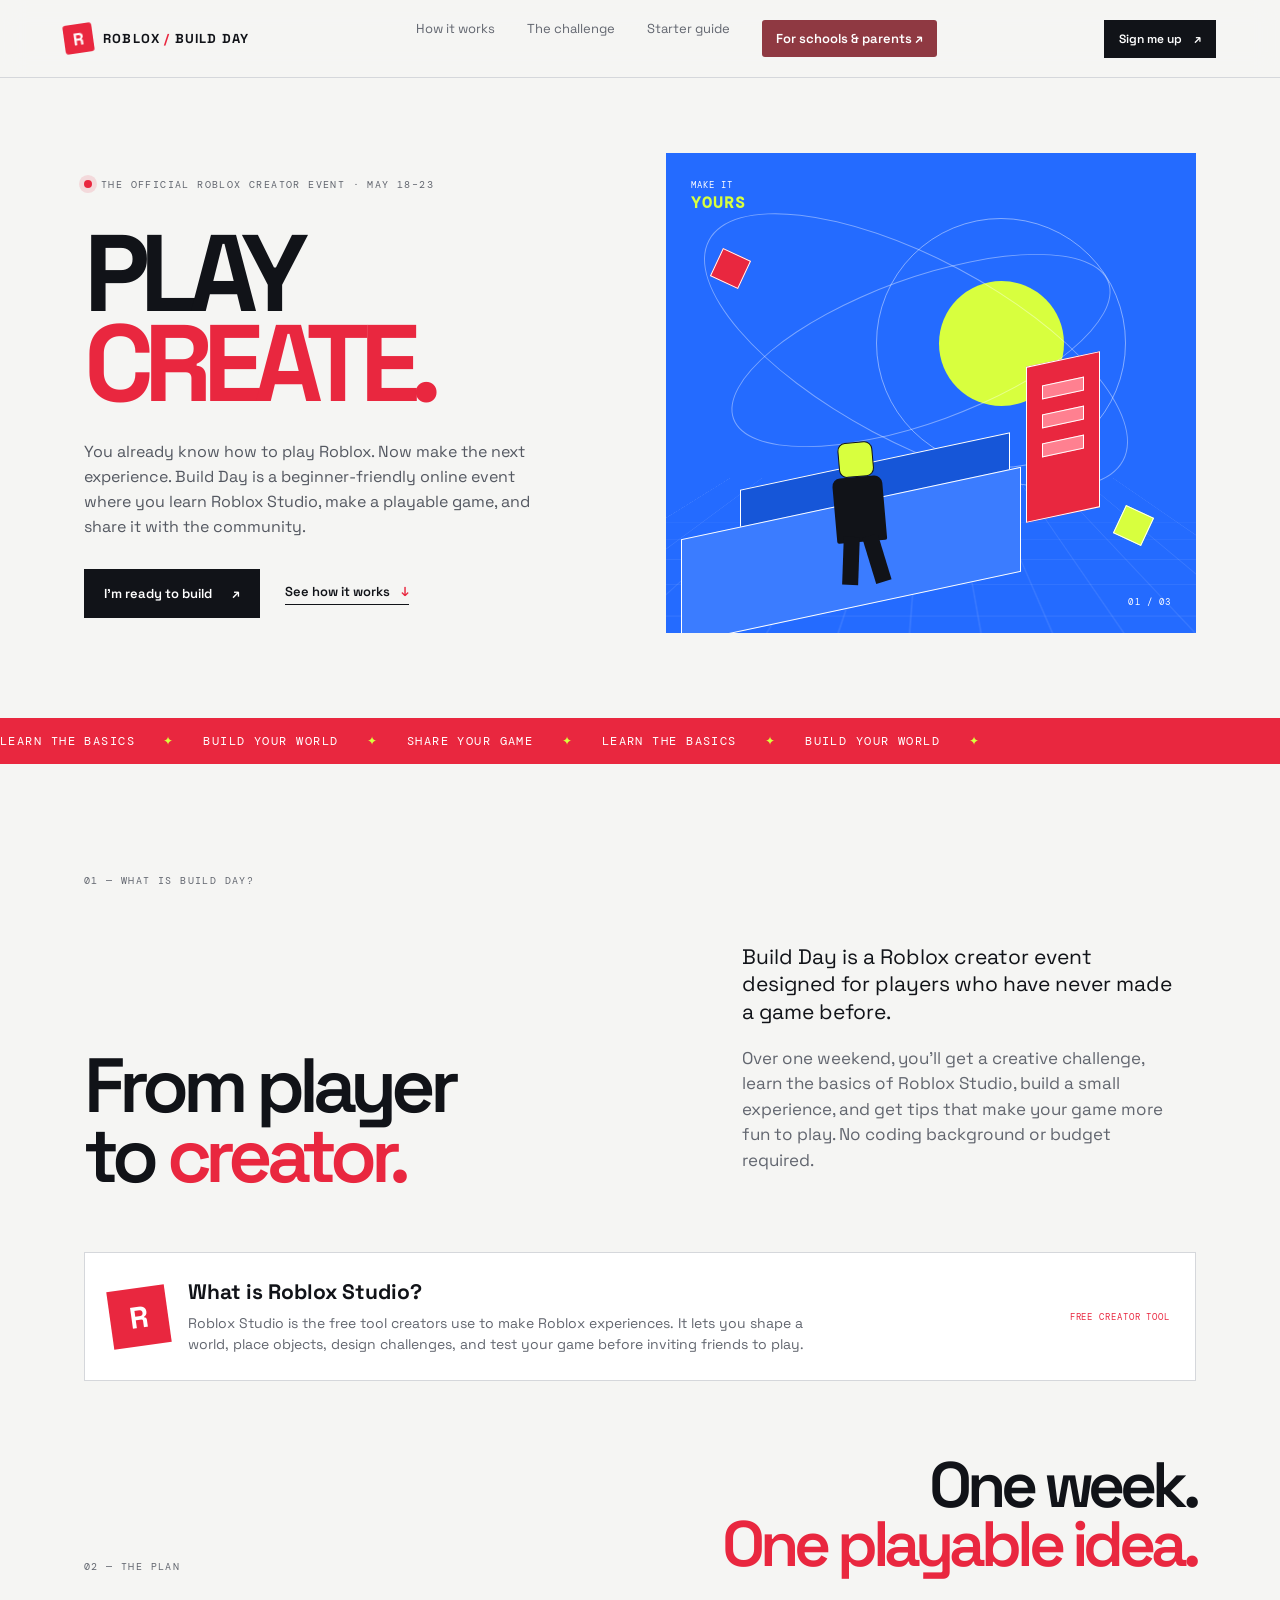
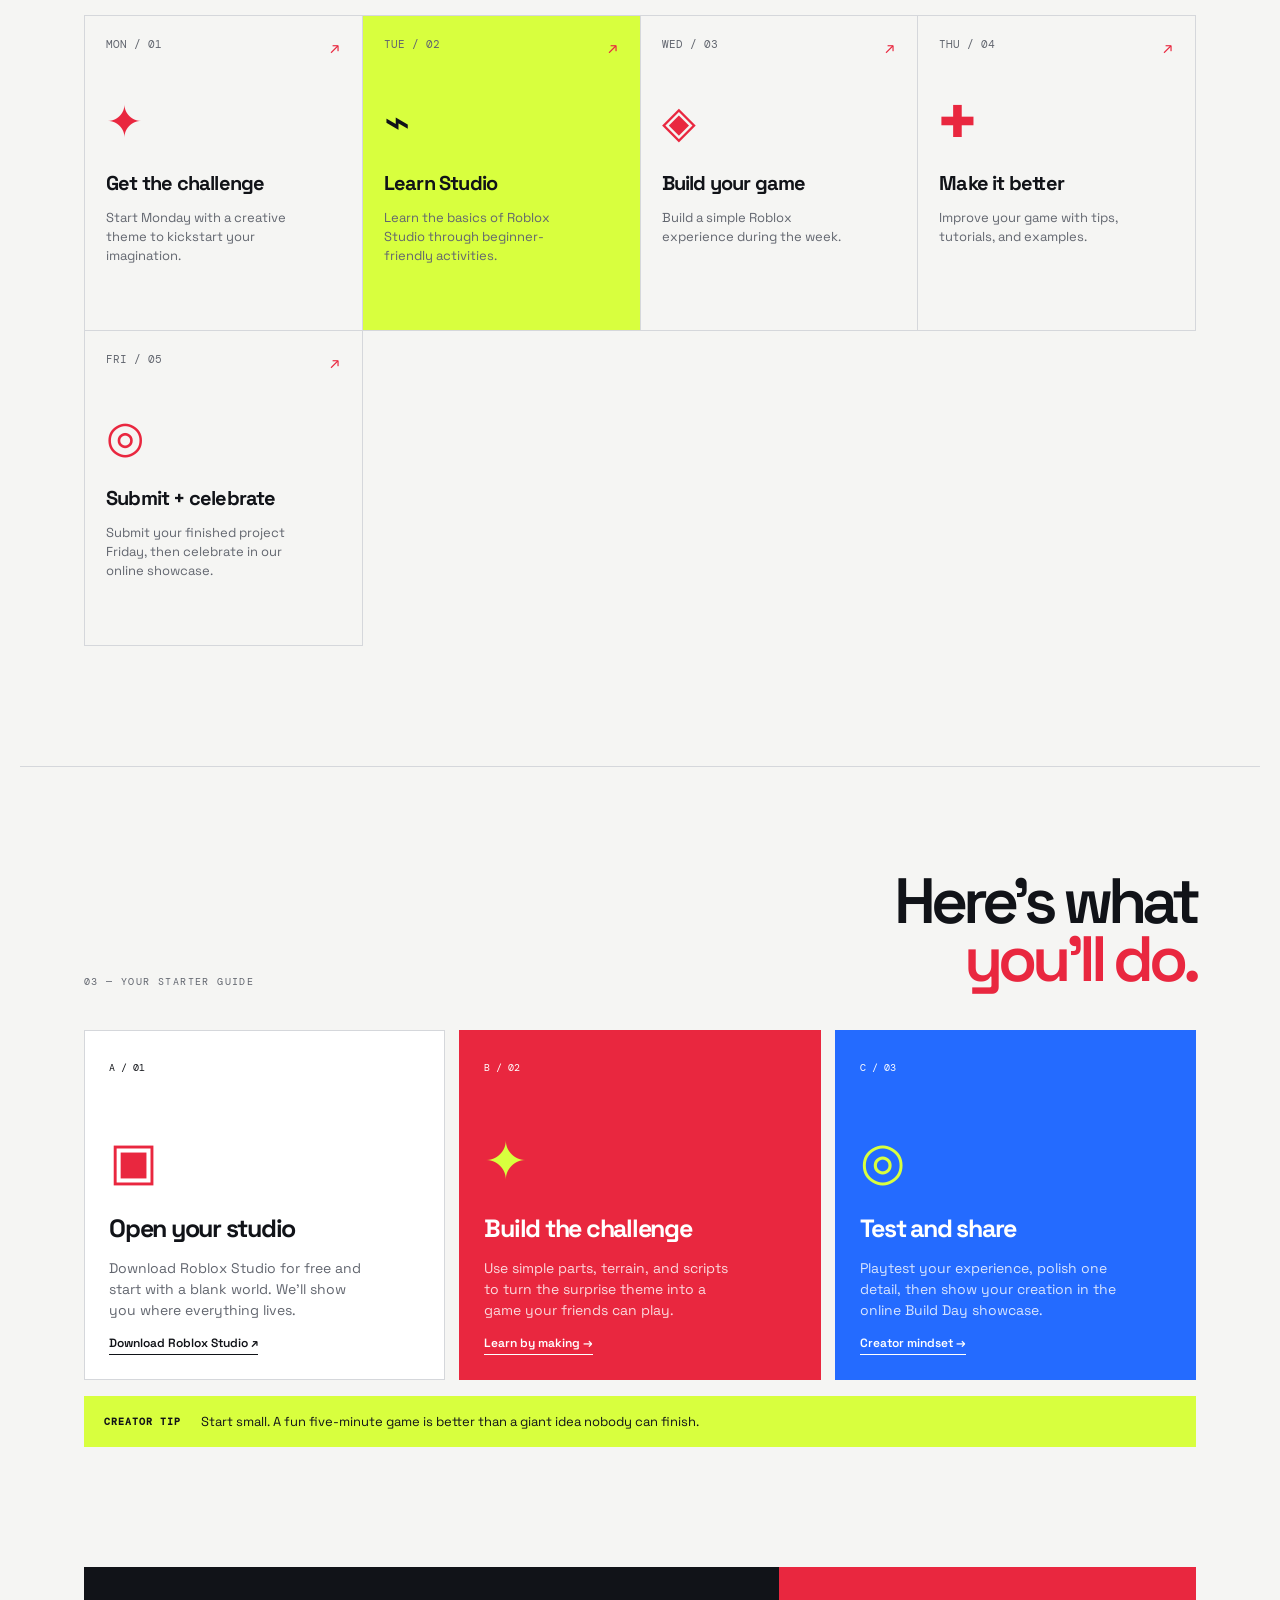
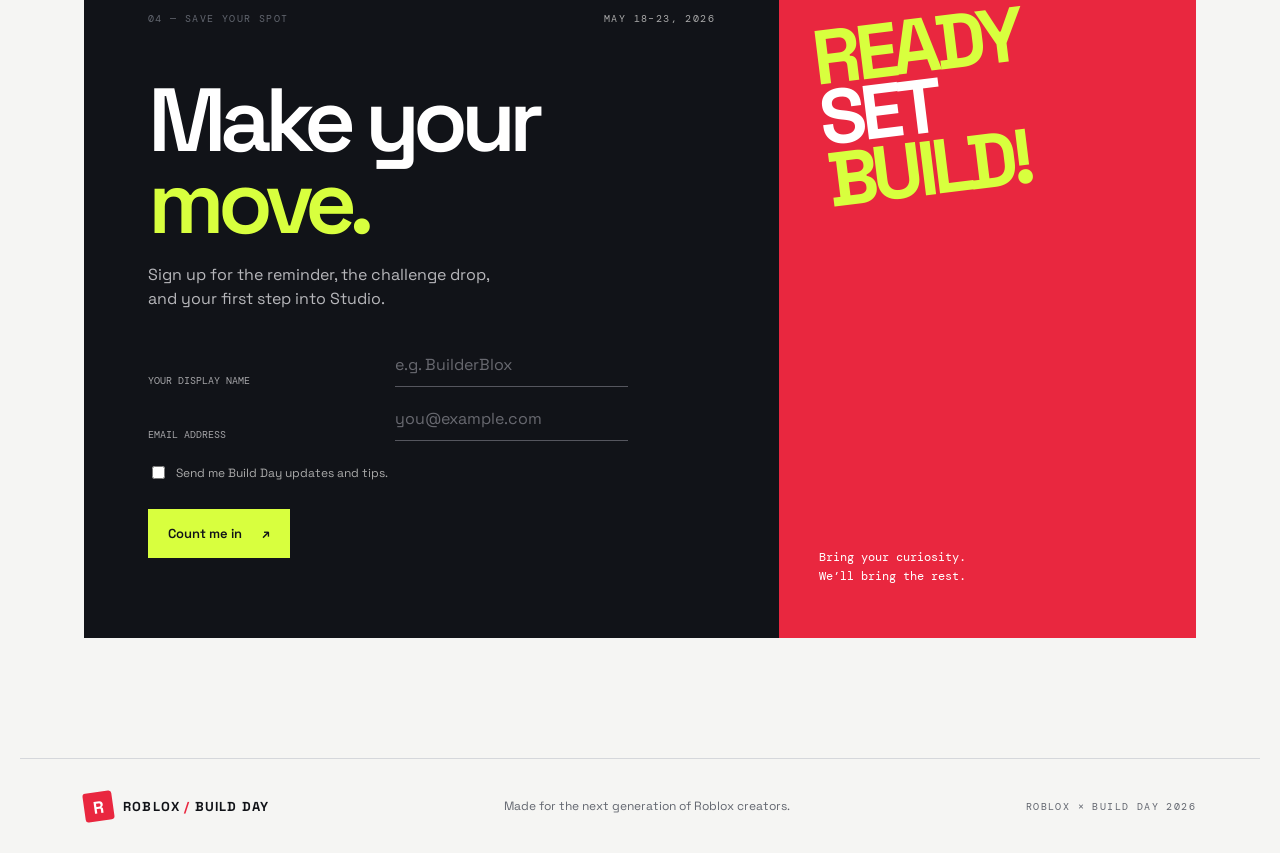
<file: index.html>
<!DOCTYPE html>
<html lang="en">
<head>
  <meta charset="UTF-8" />
  <meta name="viewport" content="width=device-width, initial-scale=1.0" />
  <meta name="description" content="Build Day is a Roblox hackathon where players become creators." />
  <title>Build Day | Make something awesome</title>
  <link rel="stylesheet" href="style.css" />
  <link rel="stylesheet" href="site-overrides.css" />
</head>
<body>
  <header class="site-header">
    <a class="brand" href="#top" aria-label="Roblox Build Day home">
      <span class="brand-mark">R</span>
      <span>ROBLOX <span class="brand-accent">/</span> BUILD DAY</span>
    </a>
    <nav class="nav-links" aria-label="Main navigation">
      <a href="#how-it-works">How it works</a>
      <a href="#challenge">The challenge</a>
      <a href="#guide">Starter guide</a>
      <a class="nav-cta" href="schools.html">For schools &amp; parents <span aria-hidden="true">↗</span></a>
    </nav>
    <a class="button button-small" href="#signup">Sign me up <span aria-hidden="true">↗</span></a>
  </header>

  <main id="top">
    <section class="hero section-shell">
      <div class="hero-copy">
        <p class="eyebrow"><span class="pulse-dot"></span> The official Roblox creator event · May 18–23</p>
        <h1>PLAY<br /><em>CREATE.</em></h1>
        <p class="hero-intro">You already know how to play Roblox. Now make the next experience. Build Day is a beginner-friendly online event where you learn Roblox Studio, make a playable game, and share it with the community.</p>
        <div class="hero-actions">
          <a class="button" href="#signup">I’m ready to build <span aria-hidden="true">↗</span></a>
          <a class="text-link" href="#how-it-works">See how it works <span aria-hidden="true">↓</span></a>
        </div>
      </div>
      <div class="hero-art" aria-label="Abstract illustration of a Roblox building world" role="img">
        <div class="sun"></div>
        <div class="orbit orbit-one"></div><div class="orbit orbit-two"></div>
        <div class="floating-cube cube-one"></div><div class="floating-cube cube-two"></div>
        <div class="platform platform-back"></div><div class="platform platform-main"></div>
        <div class="tower"><span></span><span></span><span></span></div>
        <div class="character"><div class="character-head"></div><div class="character-body"></div><div class="character-leg left"></div><div class="character-leg right"></div></div>
        <div class="art-label label-top">MAKE IT<br /><strong>YOURS</strong></div>
        <div class="art-label label-bottom">01 / 03</div>
      </div>
    </section>

    <section class="marquee" aria-label="Build Day highlights">
      <div>LEARN THE BASICS <span>✦</span> BUILD YOUR WORLD <span>✦</span> SHARE YOUR GAME <span>✦</span> LEARN THE BASICS <span>✦</span> BUILD YOUR WORLD <span>✦</span></div>
    </section>

    <section class="intro section-shell" id="how-it-works">
      <div class="section-tag">01 — WHAT IS BUILD DAY?</div>
      <div class="intro-content">
        <h2>From player<br />to <span>creator.</span></h2>
        <div class="intro-text"><p>Build Day is a Roblox creator event designed for players who have never made a game before.</p><p>Over one weekend, you’ll get a creative challenge, learn the basics of Roblox Studio, build a small experience, and get tips that make your game more fun to play. No coding background or budget required.</p></div>
      </div>
      <div class="studio-explainer"><div class="studio-logo">R</div><div><h3>What is Roblox Studio?</h3><p>Roblox Studio is the free tool creators use to make Roblox experiences. It lets you shape a world, place objects, design challenges, and test your game before inviting friends to play.</p></div><span class="studio-chip">FREE CREATOR TOOL</span></div>
    </section>

    <section class="steps section-shell" id="challenge">
      <div class="section-heading"><div class="section-tag">02 — THE PLAN</div><h2>One week.<br /><span>One playable idea.</span></h2></div>
      <div class="step-grid">
        <article class="step-card"><div class="step-number">MON / 01</div><div class="step-icon icon-spark">✦</div><h3>Get the challenge</h3><p>Start Monday with a creative theme to kickstart your imagination.</p><span class="step-arrow">↗</span></article>
        <article class="step-card featured"><div class="step-number">TUE / 02</div><div class="step-icon icon-tool">⌁</div><h3>Learn Studio</h3><p>Learn the basics of Roblox Studio through beginner-friendly activities.</p><span class="step-arrow">↗</span></article>
        <article class="step-card"><div class="step-number">WED / 03</div><div class="step-icon icon-build">◈</div><h3>Build your game</h3><p>Build a simple Roblox experience during the week.</p><span class="step-arrow">↗</span></article>
        <article class="step-card"><div class="step-number">THU / 04</div><div class="step-icon icon-build">✚</div><h3>Make it better</h3><p>Improve your game with tips, tutorials, and examples.</p><span class="step-arrow">↗</span></article>
        <article class="step-card"><div class="step-number">FRI / 05</div><div class="step-icon icon-share">◎</div><h3>Submit + celebrate</h3><p>Submit your finished project Friday, then celebrate in our online showcase.</p><span class="step-arrow">↗</span></article>
      </div>
    </section>

    <section class="guide section-shell" id="guide">
      <div class="section-heading"><div class="section-tag">03 — YOUR STARTER GUIDE</div><h2>Here’s what<br /><span>you’ll do.</span></h2></div>
      <div class="guide-grid">
        <article class="guide-card"><span class="guide-index">A / 01</span><div class="guide-icon">▣</div><h3>Open your studio</h3><p>Download Roblox Studio for free and start with a blank world. We’ll show you where everything lives.</p><a href="https://create.roblox.com/" target="_blank" rel="noreferrer" class="guide-link">Download Roblox Studio ↗</a></article>
        <article class="guide-card guide-card-red"><span class="guide-index">B / 02</span><div class="guide-icon">✦</div><h3>Build the challenge</h3><p>Use simple parts, terrain, and scripts to turn the surprise theme into a game your friends can play.</p><span class="guide-link">Learn by making →</span></article>
        <article class="guide-card guide-card-blue"><span class="guide-index">C / 03</span><div class="guide-icon">◎</div><h3>Test and share</h3><p>Playtest your experience, polish one detail, then show your creation in the online Build Day showcase.</p><span class="guide-link">Creator mindset →</span></article>
      </div>
      <div class="guide-tip"><strong>Creator tip</strong><span>Start small. A fun five-minute game is better than a giant idea nobody can finish.</span></div>
    </section>

    <section class="signup section-shell" id="signup">
      <div class="signup-card"><div class="signup-top"><div class="section-tag">04 — SAVE YOUR SPOT</div><span class="signup-date">MAY 18–23, 2026</span></div><h2>Make your<br /><span>move.</span></h2><p>Sign up for the reminder, the challenge drop, and your first step into Studio.</p><form id="signupForm"><label for="name">Your display name</label><input id="name" name="name" type="text" placeholder="e.g. BuilderBlox" required /><label for="email">Email address</label><input id="email" name="email" type="email" placeholder="you@example.com" required /><label class="check-row"><input type="checkbox" required /> <span>Send me Build Day updates and tips.</span></label><button class="button form-button" type="submit">Count me in <span aria-hidden="true">↗</span></button><p class="form-status" id="formStatus" role="status"></p></form></div>
      <div class="signup-side"><div class="side-sticker">READY<br /><span>SET</span><br />BUILD!</div><p>Bring your curiosity.<br />We’ll bring the rest.</p></div>
    </section>
  </main>

  <footer class="site-footer section-shell"><a class="brand" href="#top"><span class="brand-mark">R</span><span>ROBLOX <span class="brand-accent">/</span> BUILD DAY</span></a><p>Made for the next generation of Roblox creators.</p><span>ROBLOX × BUILD DAY 2026</span></footer>
  <script src="script.js"></script>
</body>
</html>
</file>
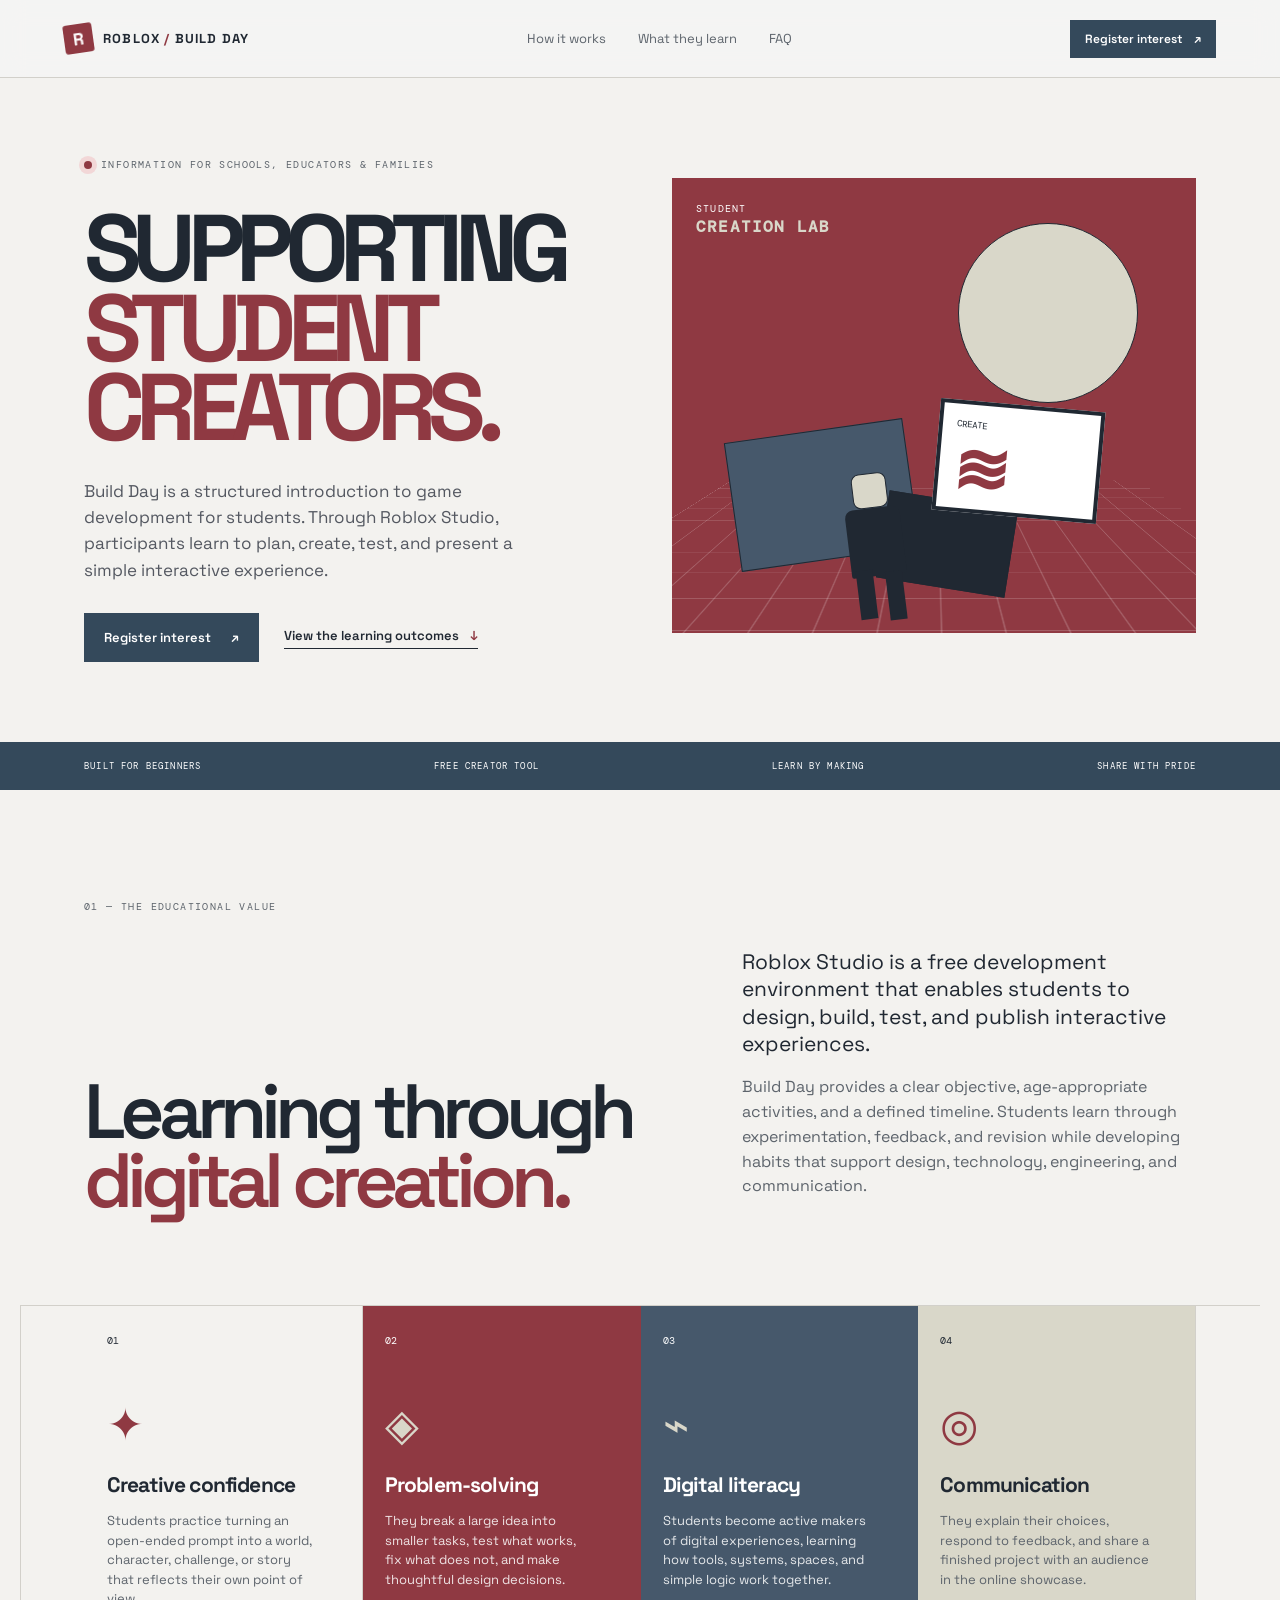
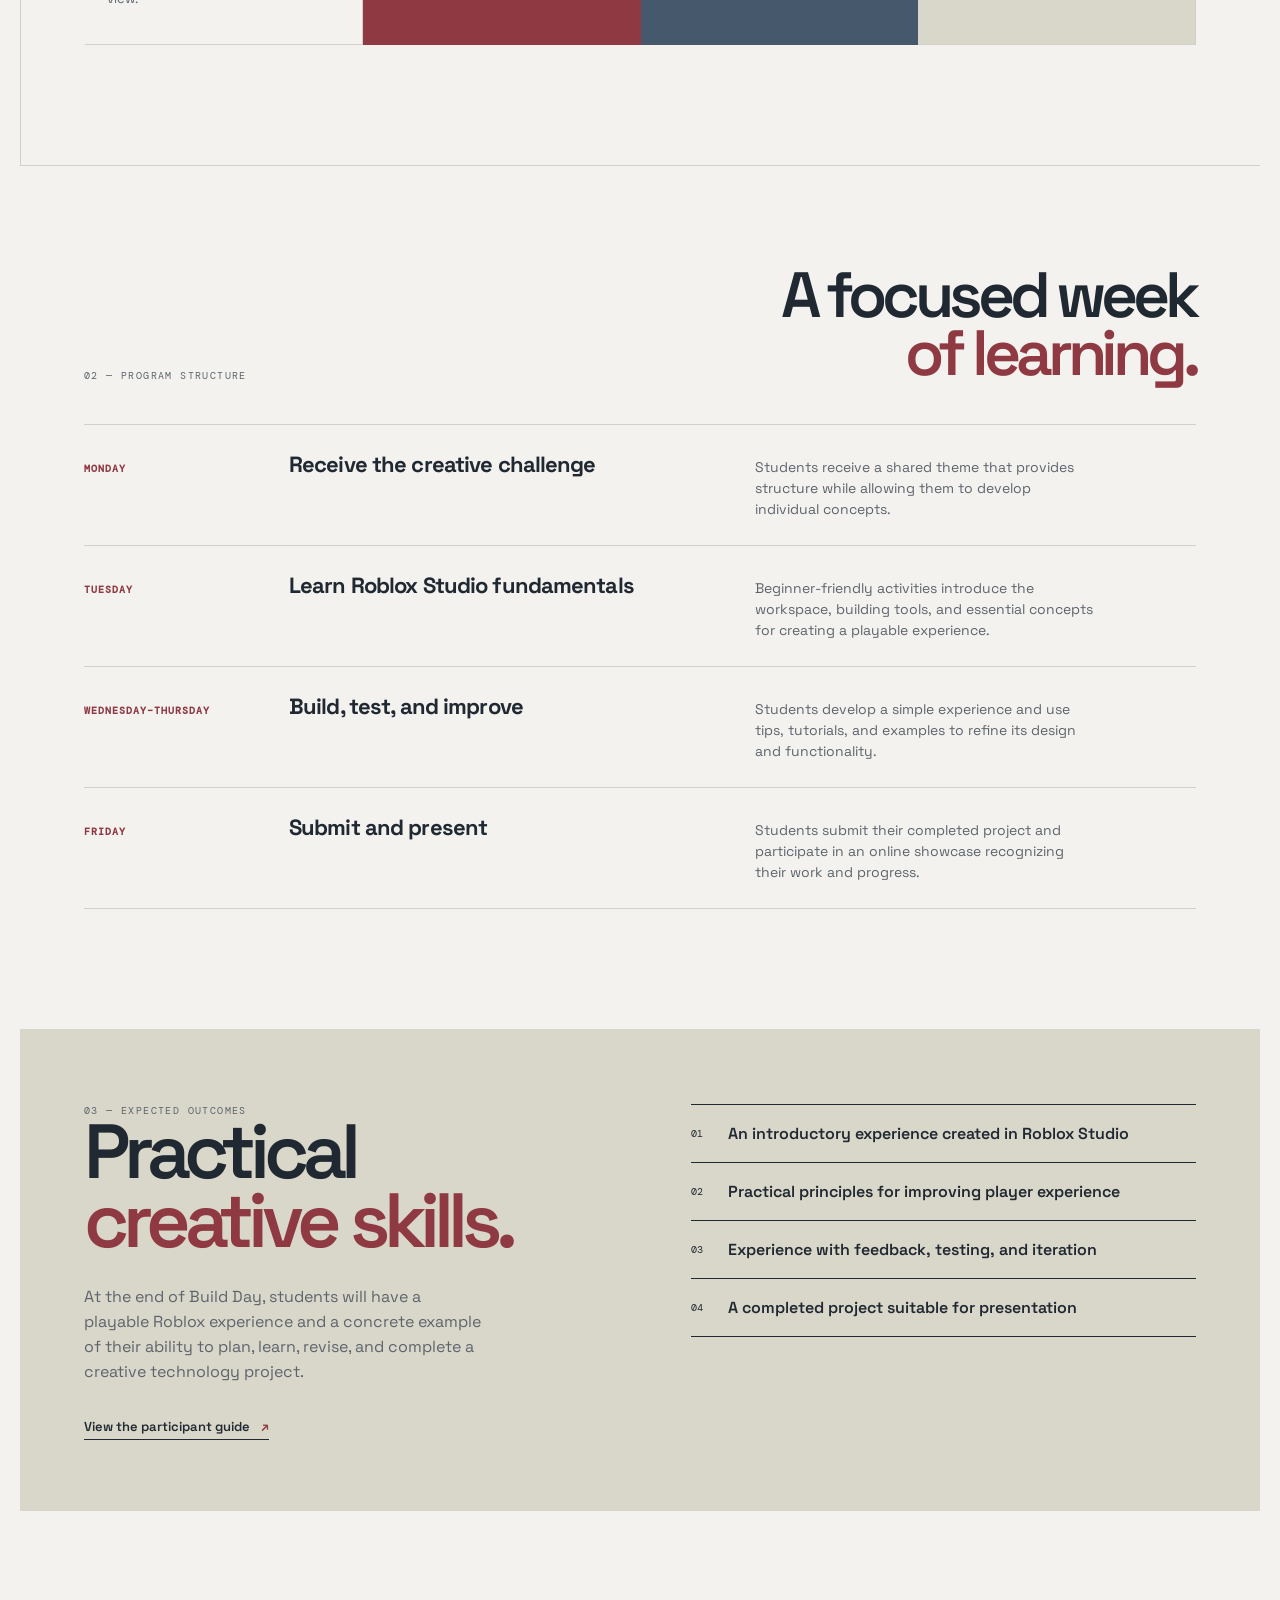
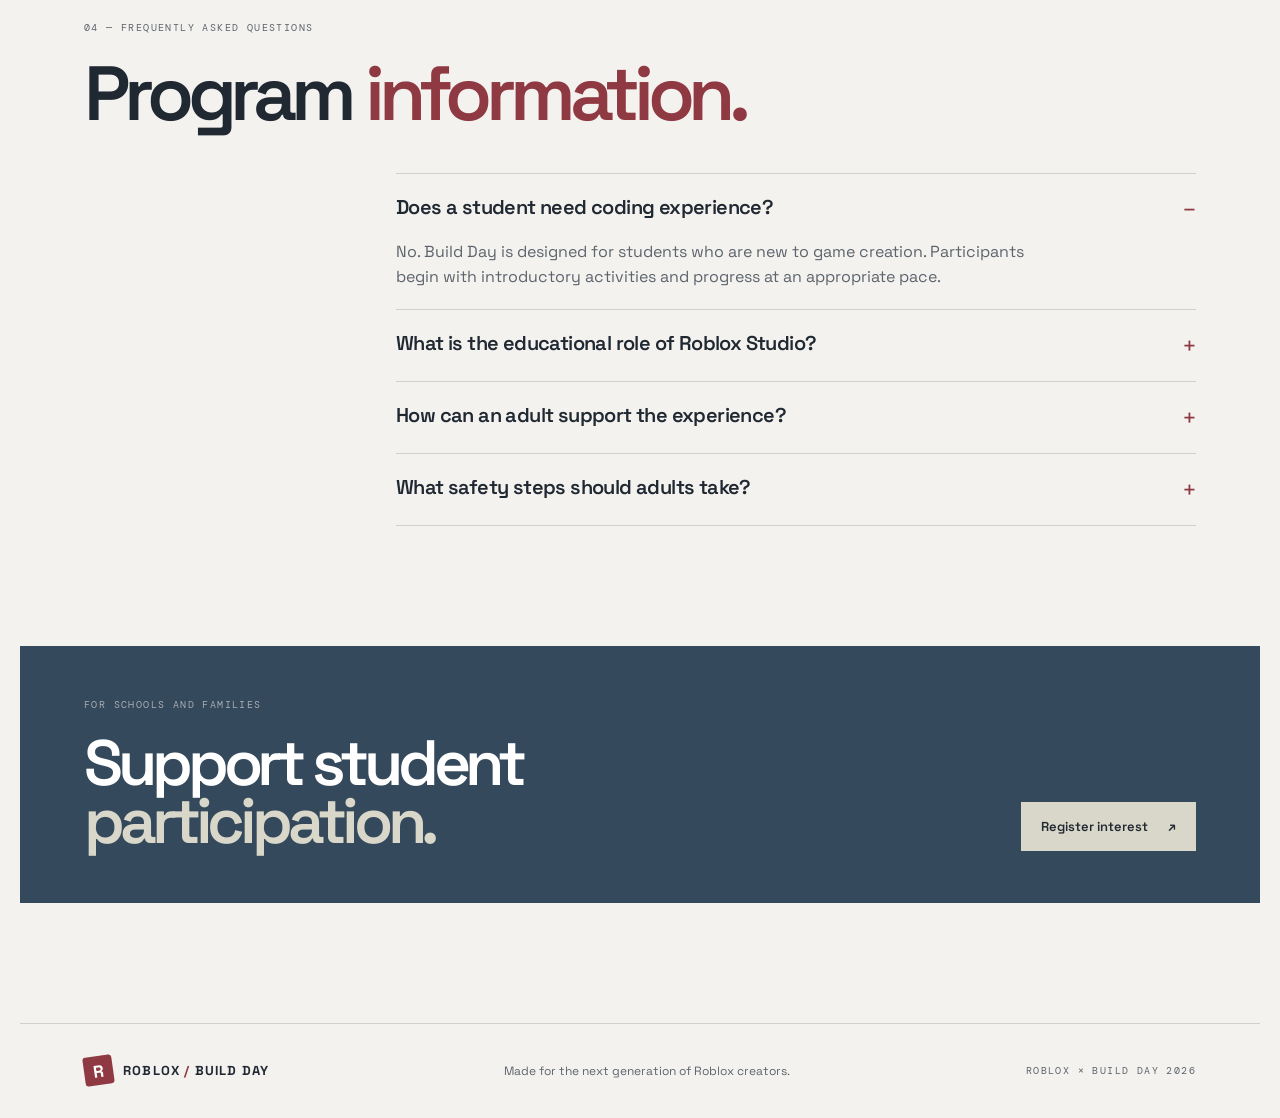
<file: schools.html>
<!DOCTYPE html>
<html lang="en">
<head>
  <meta charset="UTF-8" />
  <meta name="viewport" content="width=device-width, initial-scale=1.0" />
  <meta name="description" content="Learn how Roblox Build Day supports creativity, problem-solving, and digital making for students." />
  <title>For Schools &amp; Parents | Roblox Build Day</title>
  <link rel="stylesheet" href="style.css" />
  <link rel="stylesheet" href="schools.css" />
  <link rel="stylesheet" href="site-overrides.css" />
</head>
<body class="schools-page">
  <header class="site-header">
    <a class="brand" href="index.html" aria-label="Roblox Build Day home"><span class="brand-mark">R</span><span>ROBLOX <span class="brand-accent">/</span> BUILD DAY</span></a>
    <nav class="nav-links" aria-label="Main navigation"><a href="index.html#how-it-works">How it works</a><a href="#learning">What they learn</a><a href="#faq">FAQ</a></nav>
    <a class="button button-small" href="index.html#signup">Register interest <span aria-hidden="true">↗</span></a>
  </header>

  <main>
    <section class="school-hero section-shell">
      <div class="school-hero-copy"><p class="eyebrow"><span class="pulse-dot"></span> Information for schools, educators &amp; families</p><h1>SUPPORTING<br /><em>STUDENT CREATORS.</em></h1><p class="school-lead">Build Day is a structured introduction to game development for students. Through Roblox Studio, participants learn to plan, create, test, and present a simple interactive experience.</p><div class="school-hero-actions"><a class="button" href="index.html#signup">Register interest <span aria-hidden="true">↗</span></a><a class="text-link" href="#learning">View the learning outcomes <span aria-hidden="true">↓</span></a></div></div>
      <div class="school-hero-art" aria-label="Abstract illustration of a student building a Roblox world" role="img"><div class="school-sun"></div><div class="school-stack stack-one"></div><div class="school-stack stack-two"></div><div class="school-screen"><span>CREATE</span><strong>≋</strong></div><div class="school-person"><i></i><b></b><u></u></div><div class="school-art-label">STUDENT<br /><strong>CREATION LAB</strong></div></div>
    </section>

    <section class="trust-strip"><div class="section-shell"><span>BUILT FOR BEGINNERS</span><span>FREE CREATOR TOOL</span><span>LEARN BY MAKING</span><span>SHARE WITH PRIDE</span></div></section>

    <section class="school-intro section-shell" id="learning"><div class="section-tag">01 — THE EDUCATIONAL VALUE</div><div class="school-intro-grid"><h2>Learning through<br /><span>digital creation.</span></h2><div><p class="intro-highlight">Roblox Studio is a free development environment that enables students to design, build, test, and publish interactive experiences.</p><p class="school-muted">Build Day provides a clear objective, age-appropriate activities, and a defined timeline. Students learn through experimentation, feedback, and revision while developing habits that support design, technology, engineering, and communication.</p></div></div></section>

    <section class="learning-grid section-shell"><article class="learning-card"><span class="learning-number">01</span><div class="learning-symbol">✦</div><h3>Creative confidence</h3><p>Students practice turning an open-ended prompt into a world, character, challenge, or story that reflects their own point of view.</p></article><article class="learning-card learning-card-red"><span class="learning-number">02</span><div class="learning-symbol">◈</div><h3>Problem-solving</h3><p>They break a large idea into smaller tasks, test what works, fix what does not, and make thoughtful design decisions.</p></article><article class="learning-card learning-card-blue"><span class="learning-number">03</span><div class="learning-symbol">⌁</div><h3>Digital literacy</h3><p>Students become active makers of digital experiences, learning how tools, systems, spaces, and simple logic work together.</p></article><article class="learning-card learning-card-acid"><span class="learning-number">04</span><div class="learning-symbol">◎</div><h3>Communication</h3><p>They explain their choices, respond to feedback, and share a finished project with an audience in the online showcase.</p></article></section>

    <section class="school-week section-shell"><div class="section-heading"><div class="section-tag">02 — PROGRAM STRUCTURE</div><h2>A focused week<br /><span>of learning.</span></h2></div><div class="school-week-list"><div><strong>MONDAY</strong><h3>Receive the creative challenge</h3><p>Students receive a shared theme that provides structure while allowing them to develop individual concepts.</p></div><div><strong>TUESDAY</strong><h3>Learn Roblox Studio fundamentals</h3><p>Beginner-friendly activities introduce the workspace, building tools, and essential concepts for creating a playable experience.</p></div><div><strong>WEDNESDAY–THURSDAY</strong><h3>Build, test, and improve</h3><p>Students develop a simple experience and use tips, tutorials, and examples to refine its design and functionality.</p></div><div><strong>FRIDAY</strong><h3>Submit and present</h3><p>Students submit their completed project and participate in an online showcase recognizing their work and progress.</p></div></div></section>

    <section class="takeaway section-shell"><div class="takeaway-copy"><div class="section-tag">03 — EXPECTED OUTCOMES</div><h2>Practical<br /><span>creative skills.</span></h2><p>At the end of Build Day, students will have a playable Roblox experience and a concrete example of their ability to plan, learn, revise, and complete a creative technology project.</p><a class="text-link" href="index.html#guide">View the participant guide <span aria-hidden="true">↗</span></a></div><div class="takeaway-list"><div><span>01</span><p>An introductory experience created in Roblox Studio</p></div><div><span>02</span><p>Practical principles for improving player experience</p></div><div><span>03</span><p>Experience with feedback, testing, and iteration</p></div><div><span>04</span><p>A completed project suitable for presentation</p></div></div></section>

    <section class="faq section-shell" id="faq"><div class="section-tag">04 — FREQUENTLY ASKED QUESTIONS</div><h2>Program <span>information.</span></h2><div class="faq-list"><details open><summary>Does a student need coding experience?</summary><p>No. Build Day is designed for students who are new to game creation. Participants begin with introductory activities and progress at an appropriate pace.</p></details><details><summary>What is the educational role of Roblox Studio?</summary><p>Studio provides a visual environment for designing, building, testing, and publishing interactive experiences. It gives students immediate feedback as they apply new concepts.</p></details><details><summary>How can an adult support the experience?</summary><p>Adults can ask students about their design goals, encourage regular testing, and help them reflect on feedback. The resources are written so families and educators can follow the program.</p></details><details><summary>What safety steps should adults take?</summary><p>Build Day is a guided learning event. Adults should use their usual family or school settings, review Roblox account and privacy settings, and supervise online participation in accordance with their community’s policies.</p></details></div></section>

    <section class="school-cta section-shell"><div><div class="section-tag">FOR SCHOOLS AND FAMILIES</div><h2>Support student<br /><span>participation.</span></h2></div><a class="button" href="index.html#signup">Register interest <span aria-hidden="true">↗</span></a></section>
  </main>
  <footer class="site-footer section-shell"><a class="brand" href="index.html"><span class="brand-mark">R</span><span>ROBLOX <span class="brand-accent">/</span> BUILD DAY</span></a><p>Made for the next generation of Roblox creators.</p><span>ROBLOX × BUILD DAY 2026</span></footer>
  <script src="schools.js"></script>
</body>
</html>
</file>
<file: style.css>
@import url('https://fonts.googleapis.com/css2?family=DM+Mono:wght@400;500&family=Space+Grotesk:wght@400;500;600;700&display=swap');

:root{--ink:#111318;--paper:#f5f5f3;--acid:#d8ff3e;--violet:#246bff;--orange:#e9273f;--line:#d5d7db;--muted:#62666f}*{box-sizing:border-box}html{scroll-behavior:smooth}body{margin:0;background:var(--paper);color:var(--ink);font-family:'Space Grotesk',Arial,sans-serif}a{color:inherit;text-decoration:none}button,input{font:inherit}.site-header{height:78px;border-bottom:1px solid var(--line);display:flex;align-items:center;justify-content:space-between;padding:0 5vw;background:rgba(245,245,243,.92);position:sticky;top:0;z-index:10;backdrop-filter:blur(12px)}.brand{display:flex;align-items:center;gap:10px;font-weight:700;letter-spacing:.09em;font-size:13px}.brand-mark{width:29px;height:29px;border-radius:3px;background:var(--orange);color:#fff;display:grid;place-items:center;font-size:17px;letter-spacing:0;transform:rotate(-8deg)}.brand-accent{color:var(--orange)}.nav-links{display:flex;gap:32px;font-size:13px;color:var(--muted)}.nav-links a:hover,.text-link:hover{color:var(--orange)}.button{display:inline-flex;align-items:center;justify-content:center;gap:20px;background:var(--ink);border:1px solid var(--ink);color:#fff;padding:15px 19px;font-weight:600;font-size:13px;transition:transform .2s,background .2s}.button:hover{background:var(--orange);border-color:var(--orange);transform:translateY(-3px)}.button-small{padding:10px 14px;font-size:12px;gap:12px}.section-shell{max-width:1240px;margin:0 auto;padding-left:5vw;padding-right:5vw}.hero{min-height:640px;display:grid;grid-template-columns:1fr 1fr;align-items:center;gap:4vw;padding-top:60px;padding-bottom:70px}.eyebrow,.section-tag,.microcopy,.signup-date,.site-footer>span{font-family:'DM Mono',monospace;text-transform:uppercase;font-size:10px;letter-spacing:.14em}.eyebrow{display:flex;align-items:center;gap:9px;color:var(--muted)}.pulse-dot{width:8px;height:8px;border-radius:50%;background:var(--orange);box-shadow:0 0 0 5px #e9273f22}.hero h1{font-size:clamp(4rem,8.5vw,8rem);line-height:.83;letter-spacing:-.09em;margin:38px 0 31px;font-weight:700}.hero h1 em{color:var(--orange);font-style:normal}.hero-intro{max-width:460px;font-size:16px;line-height:1.55;color:#545861}.hero-actions{display:flex;align-items:center;gap:25px;margin-top:30px}.text-link{font-size:13px;font-weight:600;border-bottom:1px solid var(--ink);padding-bottom:4px}.text-link span{margin-left:8px;color:var(--orange)}.hero-art{height:480px;background:var(--violet);position:relative;overflow:hidden;isolation:isolate}.hero-art:before{content:"";position:absolute;inset:0;background-image:linear-gradient(#ffffff18 1px,transparent 1px),linear-gradient(90deg,#ffffff18 1px,transparent 1px);background-size:42px 42px;transform:perspective(400px) rotateX(55deg) scale(1.7) translateY(125px);transform-origin:center bottom}.sun{position:absolute;width:250px;height:250px;border-radius:50%;border:1px solid #ffffff70;top:65px;right:70px}.sun:after{content:"";position:absolute;width:125px;height:125px;border-radius:50%;background:var(--acid);top:62px;left:62px}.orbit{position:absolute;border:1px solid #ffffff66;border-radius:50%;transform:rotate(-20deg)}.orbit-one{width:400px;height:145px;top:125px;left:55px}.orbit-two{width:470px;height:185px;top:105px;left:15px;transform:rotate(28deg)}.floating-cube{position:absolute;border:1px solid #fff;width:31px;height:31px;transform:rotate(25deg)}.cube-one{left:49px;top:100px;background:var(--orange)}.cube-two{right:47px;bottom:92px;background:var(--acid)}.platform{position:absolute;transform:skewY(-12deg);border:1px solid #fff}.platform-back{width:270px;height:72px;bottom:100px;left:74px;background:#1656d8}.platform-main{width:340px;height:105px;bottom:25px;left:15px;background:#3b7cff}.tower{position:absolute;bottom:118px;right:96px;width:74px;height:156px;background:var(--orange);border:1px solid #fff;transform:skewY(-12deg);display:flex;flex-direction:column;gap:15px;padding:21px 15px}.tower span{display:block;border:1px solid #fff;height:14px;background:#ff8090}.character{position:absolute;bottom:91px;left:167px;z-index:2;transform:rotate(-5deg)}.character-head{width:35px;height:35px;border-radius:8px;background:var(--acid);border:1px solid var(--ink);margin-left:8px}.character-body{width:50px;height:65px;background:var(--ink);border-radius:8px 8px 2px 2px}.character-leg{height:48px;width:16px;background:var(--ink);position:absolute;bottom:-42px}.character-leg.left{left:4px;transform:rotate(7deg)}.character-leg.right{right:4px;transform:rotate(-12deg)}.art-label{position:absolute;font-family:'DM Mono',monospace;color:#fff;font-size:9px;letter-spacing:.12em;line-height:1.4}.label-top{left:25px;top:26px}.label-top strong{font-size:16px;color:var(--acid)}.label-bottom{right:25px;bottom:24px}.marquee{background:var(--orange);color:#fff;overflow:hidden;white-space:nowrap;padding:15px 0;font-family:'DM Mono',monospace;font-size:12px;letter-spacing:.12em}.marquee div{animation:scroll 24s linear infinite}.marquee span{color:var(--acid);padding:0 20px}@keyframes scroll{to{transform:translateX(-35%)}}.intro{padding-top:110px;padding-bottom:75px}.section-tag{color:var(--muted)}.intro-content{display:grid;grid-template-columns:1.1fr .9fr;gap:8vw;margin-top:35px;align-items:end}.intro h2,.section-heading h2,.resource-copy h2,.signup h2{font-size:clamp(3rem,6vw,6.5rem);line-height:.91;letter-spacing:-.08em;margin:0;font-weight:600}.intro h2 span,.section-heading h2 span,.resource-copy h2 span,.signup h2 span{color:var(--orange)}.intro-text{max-width:430px;font-size:17px;line-height:1.5;color:var(--muted)}.intro-text p:first-child{color:var(--ink);font-size:21px;line-height:1.3}.studio-explainer{margin-top:62px;background:#fff;border:1px solid var(--line);display:grid;grid-template-columns:auto 1fr auto;gap:20px;align-items:center;padding:25px}.studio-logo{width:58px;height:58px;background:var(--orange);color:#fff;display:grid;place-items:center;font-size:30px;font-weight:700;transform:rotate(-8deg)}.studio-explainer h3{margin:0 0 8px;font-size:21px}.studio-explainer p{margin:0;max-width:620px;color:var(--muted);font-size:14px;line-height:1.5}.studio-chip{font-family:'DM Mono',monospace;font-size:9px;letter-spacing:.1em;color:var(--orange);white-space:nowrap}.steps{padding-bottom:120px}.section-heading{display:flex;justify-content:space-between;align-items:end;margin-bottom:42px}.section-heading h2{text-align:right;font-size:clamp(2.8rem,5vw,5.2rem)}.step-grid{display:grid;grid-template-columns:repeat(4,1fr);border-top:1px solid var(--line);border-left:1px solid var(--line)}.step-card{min-height:315px;border-right:1px solid var(--line);border-bottom:1px solid var(--line);padding:21px;position:relative;transition:background .2s}.step-card:hover{background:#fff}.step-card.featured{background:var(--acid)}.step-card.featured:hover{background:#c9ef2c}.step-number{font-family:'DM Mono',monospace;font-size:11px;color:var(--muted)}.step-icon{font-size:44px;margin-top:43px;color:var(--orange)}.featured .step-icon{color:var(--ink)}.step-card h3{font-size:20px;letter-spacing:-.04em;margin:20px 0 10px}.step-card p{font-size:13px;line-height:1.45;color:var(--muted);max-width:190px}.step-arrow{position:absolute;right:22px;top:21px;color:var(--orange)}.guide{border-top:1px solid var(--line);padding-top:105px;padding-bottom:120px}.guide-grid{display:grid;grid-template-columns:repeat(3,1fr);gap:14px}.guide-card{min-height:350px;padding:24px;background:#fff;border:1px solid var(--line);position:relative}.guide-card-red{background:var(--orange);color:#fff;border-color:var(--orange)}.guide-card-blue{background:var(--violet);color:#fff;border-color:var(--violet)}.guide-index{font-family:'DM Mono',monospace;font-size:10px}.guide-icon{font-size:52px;margin-top:52px;color:var(--orange)}.guide-card-red .guide-icon,.guide-card-blue .guide-icon{color:var(--acid)}.guide-card h3{font-size:25px;letter-spacing:-.05em;margin:18px 0 10px}.guide-card p{max-width:260px;color:var(--muted);line-height:1.5;font-size:14px}.guide-card-red p,.guide-card-blue p{color:#fff;opacity:.82}.guide-link{position:absolute;bottom:24px;font-size:12px;font-weight:600;border-bottom:1px solid currentColor;padding-bottom:3px}.guide-tip{display:flex;align-items:center;gap:20px;margin-top:16px;padding:17px 20px;background:var(--acid);font-size:13px}.guide-tip strong{font-family:'DM Mono',monospace;text-transform:uppercase;font-size:10px;letter-spacing:.1em}.signup{display:grid;grid-template-columns:1.25fr .75fr;padding-bottom:120px}.signup-card{background:var(--ink);color:#fff;padding:45px 5vw 50px}.signup-top{display:flex;justify-content:space-between;color:#aaa}.signup h2{font-size:clamp(4rem,7vw,7.3rem);margin:55px 0 20px}.signup h2 span{color:var(--acid)}.signup-card>p{color:#b7b7bb;max-width:360px;line-height:1.5}.signup form{max-width:480px;margin-top:32px;display:grid;grid-template-columns:1fr 1fr;gap:10px 14px}.signup label:not(.check-row){font-family:'DM Mono',monospace;font-size:10px;text-transform:uppercase;color:#a5a5a8;align-self:end}.signup input:not([type=checkbox]){width:100%;background:transparent;color:#fff;border:0;border-bottom:1px solid #55565e;padding:11px 0;outline:0}.signup input:not([type=checkbox]):focus{border-color:var(--acid)}.signup input::placeholder{color:#686970}.check-row{grid-column:1/-1;display:flex;align-items:center;gap:8px;font-size:12px;color:#aaa;margin:12px 0}.check-row input{accent-color:var(--acid)}.form-button{grid-column:1/-1;width:max-content;margin-top:5px;background:var(--acid);border-color:var(--acid);color:var(--ink)}.form-button:hover{background:#fff;border-color:#fff}.form-status{grid-column:1/-1;color:var(--acid);font-size:12px;min-height:16px;margin:4px 0 0}.signup-side{background:var(--orange);padding:40px;display:flex;flex-direction:column;justify-content:space-between}.side-sticker{font-size:clamp(3.4rem,6vw,6rem);line-height:.8;letter-spacing:-.08em;font-weight:700;transform:rotate(-7deg);color:var(--acid)}.side-sticker span{color:#fff}.signup-side p{font-family:'DM Mono',monospace;color:#fff;font-size:12px;line-height:1.6}.site-footer{border-top:1px solid var(--line);padding-top:27px;padding-bottom:27px;display:flex;align-items:center;justify-content:space-between;color:var(--muted);font-size:12px}.site-footer .brand{color:var(--ink)}@media(max-width:800px){.nav-links{display:none}.site-header{padding:0 22px}.section-shell{padding-left:22px;padding-right:22px}.hero{grid-template-columns:1fr;gap:40px;padding-top:60px}.hero-art{height:370px}.intro-content{grid-template-columns:1fr;gap:35px}.intro{padding-top:80px;padding-bottom:60px}.intro-text{max-width:520px}.studio-explainer{grid-template-columns:auto 1fr}.studio-chip{grid-column:2}.section-heading{display:block}.section-heading h2{text-align:left;margin-top:25px}.step-grid{grid-template-columns:1fr 1fr}.step-card{min-height:250px}.guide{padding-top:80px;padding-bottom:80px}.guide-grid{grid-template-columns:1fr}.guide-card{min-height:280px}.resources{padding-top:80px;padding-bottom:80px}.signup{grid-template-columns:1fr}.signup-side{min-height:300px}.site-footer{flex-wrap:wrap;gap:20px}.site-footer p{order:3;width:100%;margin:0}}@media(max-width:500px){.brand{font-size:10px}.hero h1{font-size:4.25rem}.hero-actions{align-items:flex-start;flex-direction:column;gap:18px}.step-grid{grid-template-columns:1fr}.step-card{min-height:230px}.step-icon{margin-top:28px}.hero-art{height:330px}.tower{right:45px}.character{left:112px}.sun{right:20px}.studio-explainer{grid-template-columns:1fr}.studio-chip{grid-column:auto}.signup-card{padding:35px 22px 40px}.signup form{grid-template-columns:1fr}.signup label:not(.check-row){margin-top:5px}.signup-date{font-size:8px}.signup-side{padding:30px 22px}.guide-tip{align-items:flex-start;flex-direction:column;gap:8px}}
</file>
<file: site-overrides.css>
.nav-cta{background:#8f3942;color:#fff!important;padding:10px 14px;border-radius:3px;font-weight:600;transition:background .2s,transform .2s}.nav-cta:hover{background:#6f2d35;transform:translateY(-2px)}
.schools-page{--paper:#f3f2ef;--ink:#202832;--acid:#d9d7c9;--violet:#46586b;--orange:#8f3942;--line:#d2d0ca;--muted:#5d646c}.schools-page .button{background:#34495b;border-color:#34495b}.schools-page .button:hover{background:#263847;border-color:#263847}.schools-page .school-hero-art{background:#8f3942}.schools-page .school-sun{background:#d9d7c9}.schools-page .school-stack{background:#46586b}.schools-page .school-stack.stack-two{background:#202832}.schools-page .school-screen strong{color:#8f3942}.schools-page .school-person i{background:#d9d7c9}.schools-page .school-art-label strong{color:#d9d7c9}.schools-page .trust-strip{background:#34495b}.schools-page .learning-card-red{background:#8f3942;border-color:#8f3942}.schools-page .learning-card-blue{background:#46586b;border-color:#46586b}.schools-page .learning-card-acid,.schools-page .takeaway{background:#d9d7c9}.schools-page .school-cta{background:#34495b}.schools-page .school-cta .button{background:#d9d7c9;border-color:#d9d7c9;color:#202832}.schools-page .school-cta .button:hover{background:#fff;border-color:#fff}
</file>
<file: schools.css>
.schools-page{--paper:#f5f5f3}.school-hero{min-height:630px;display:grid;grid-template-columns:1fr 1fr;align-items:center;gap:5vw;padding-top:70px;padding-bottom:80px}.school-hero h1{font-size:clamp(3.7rem,7.4vw,7.2rem);line-height:.84;letter-spacing:-.09em;margin:38px 0 30px}.school-hero h1 em{font-style:normal;color:var(--orange)}.school-lead{max-width:470px;color:#545861;font-size:17px;line-height:1.55}.school-hero-actions{display:flex;align-items:center;gap:25px;margin-top:30px}.school-hero-art{height:455px;background:var(--orange);position:relative;overflow:hidden}.school-hero-art:before{content:"";position:absolute;inset:0;background-image:linear-gradient(#fff3 1px,transparent 1px),linear-gradient(90deg,#fff3 1px,transparent 1px);background-size:38px 38px;transform:perspective(400px) rotateX(55deg) scale(1.7) translateY(110px);transform-origin:center bottom}.school-sun{position:absolute;width:180px;height:180px;border-radius:50%;background:var(--acid);top:45px;right:58px;border:1px solid var(--ink)}.school-stack{position:absolute;border:1px solid var(--ink);background:var(--violet);transform:rotate(-8deg)}.stack-one{height:130px;width:180px;bottom:73px;left:60px}.stack-two{height:88px;width:130px;bottom:45px;left:210px;background:var(--ink);transform:rotate(9deg)}.school-screen{position:absolute;z-index:2;bottom:116px;right:95px;width:165px;height:112px;background:#fff;border:4px solid var(--ink);padding:14px;color:var(--ink);transform:rotate(5deg);font-family:'DM Mono',monospace;font-size:9px}.school-screen strong{display:block;font-family:'Space Grotesk',sans-serif;color:var(--orange);font-size:68px;line-height:1;margin-top:5px}.school-person{position:absolute;z-index:3;bottom:57px;left:174px;transform:rotate(-7deg)}.school-person i{display:block;width:35px;height:35px;background:var(--acid);border:1px solid var(--ink);border-radius:8px;margin-left:10px}.school-person b{display:block;width:55px;height:68px;background:var(--ink);border-radius:8px 8px 2px 2px}.school-person u{display:block;position:absolute;width:17px;height:49px;bottom:-42px;left:4px;background:var(--ink);text-decoration:none;box-shadow:29px 4px 0 var(--ink)}.school-art-label{position:absolute;left:24px;top:24px;color:#fff;font-family:'DM Mono',monospace;font-size:10px;line-height:1.4;letter-spacing:.12em}.school-art-label strong{font-size:16px;color:var(--acid)}.trust-strip{background:var(--ink);color:#fff}.trust-strip .section-shell{display:flex;justify-content:space-between;gap:20px;padding-top:18px;padding-bottom:18px;font-family:'DM Mono',monospace;font-size:9px;letter-spacing:.13em}.school-intro{padding-top:110px;padding-bottom:90px}.school-intro-grid{display:grid;grid-template-columns:1.1fr .9fr;gap:8vw;margin-top:35px;align-items:end}.school-intro h2,.takeaway h2,.faq h2,.school-cta h2{font-size:clamp(3rem,6vw,6.2rem);line-height:.9;letter-spacing:-.08em;margin:0;font-weight:600}.school-intro h2 span,.takeaway h2 span,.faq h2 span,.school-cta h2 span{color:var(--orange)}.intro-highlight{font-size:21px;line-height:1.3;margin:0 0 18px}.school-muted,.takeaway-copy>p{color:var(--muted);line-height:1.55;font-size:16px}.learning-grid{display:grid;grid-template-columns:repeat(4,1fr);border-top:1px solid var(--line);border-left:1px solid var(--line);padding-bottom:120px}.learning-card{min-height:310px;border-right:1px solid var(--line);border-bottom:1px solid var(--line);padding:22px;position:relative}.learning-card-red{background:var(--orange);color:#fff;border-color:var(--orange)}.learning-card-blue{background:var(--violet);color:#fff;border-color:var(--violet)}.learning-card-acid{background:var(--acid)}.learning-number{font-family:'DM Mono',monospace;font-size:10px}.learning-symbol{font-size:44px;margin-top:48px;color:var(--orange)}.learning-card-red .learning-symbol,.learning-card-blue .learning-symbol{color:var(--acid)}.learning-card h3{font-size:21px;letter-spacing:-.04em;margin:18px 0 10px}.learning-card p{max-width:210px;color:var(--muted);font-size:13px;line-height:1.5}.learning-card-red p,.learning-card-blue p{color:#fff;opacity:.86}.school-week{border-top:1px solid var(--line);padding-top:100px;padding-bottom:120px}.school-week-list{border-top:1px solid var(--line);margin-top:42px}.school-week-list>div{display:grid;grid-template-columns:180px 1fr 1fr;gap:25px;align-items:baseline;border-bottom:1px solid var(--line);padding:25px 0}.school-week-list strong{font-family:'DM Mono',monospace;color:var(--orange);font-size:10px;letter-spacing:.1em}.school-week-list h3{font-size:22px;letter-spacing:-.04em;margin:0}.school-week-list p{color:var(--muted);font-size:14px;line-height:1.5;margin:0;max-width:340px}.takeaway{display:grid;grid-template-columns:1fr 1fr;gap:8vw;background:var(--acid);padding-top:75px;padding-bottom:75px}.takeaway-copy>p{max-width:400px;margin:30px 0}.takeaway-list{border-top:1px solid var(--ink)}.takeaway-list div{display:flex;gap:25px;align-items:center;border-bottom:1px solid var(--ink);padding:18px 0}.takeaway-list span{font-family:'DM Mono',monospace;font-size:10px}.takeaway-list p{font-weight:600;margin:0}.faq{padding-top:110px;padding-bottom:120px}.faq h2{margin:25px 0 45px}.faq-list{max-width:800px;margin-left:auto}.faq details{border-top:1px solid var(--line);padding:20px 0}.faq details:last-child{border-bottom:1px solid var(--line)}.faq summary{cursor:pointer;list-style:none;font-size:20px;font-weight:600;letter-spacing:-.03em;display:flex;justify-content:space-between}.faq summary::-webkit-details-marker{display:none}.faq summary:after{content:'+';color:var(--orange);font-size:24px;font-weight:400}.faq details[open] summary:after{content:'−'}.faq details p{color:var(--muted);line-height:1.55;max-width:650px;margin:15px 0 0}.school-cta{background:var(--ink);color:#fff;padding-top:52px;padding-bottom:52px;display:flex;justify-content:space-between;align-items:end;margin-bottom:120px}.school-cta .section-tag{color:#a9acb3}.school-cta h2{font-size:clamp(2.8rem,5vw,5rem);margin-top:24px}.school-cta h2 span{color:var(--acid)}.school-cta .button{background:var(--acid);border-color:var(--acid);color:var(--ink)}.school-cta .button:hover{background:#fff;border-color:#fff}@media(max-width:800px){.school-hero{grid-template-columns:1fr;gap:40px;padding-top:60px}.school-hero-art{height:370px}.trust-strip .section-shell{flex-wrap:wrap;justify-content:flex-start}.school-intro{padding-top:80px;padding-bottom:60px}.school-intro-grid,.takeaway{grid-template-columns:1fr;gap:35px}.learning-grid{grid-template-columns:1fr 1fr;padding-bottom:80px}.school-week{padding-top:80px;padding-bottom:80px}.school-week-list>div{grid-template-columns:130px 1fr;gap:12px}.school-week-list p{grid-column:2}.faq{padding-top:80px;padding-bottom:80px}.school-cta{align-items:flex-start;flex-direction:column;gap:35px;margin-bottom:80px}}@media(max-width:500px){.school-hero h1{font-size:4.15rem}.school-hero-actions{align-items:flex-start;flex-direction:column;gap:18px}.learning-grid{grid-template-columns:1fr}.school-week-list>div{display:block}.school-week-list h3{margin:9px 0}.school-week-list p{margin-top:8px}.school-cta{padding:35px 22px}.school-cta .section-tag{font-size:9px}}
</file>
